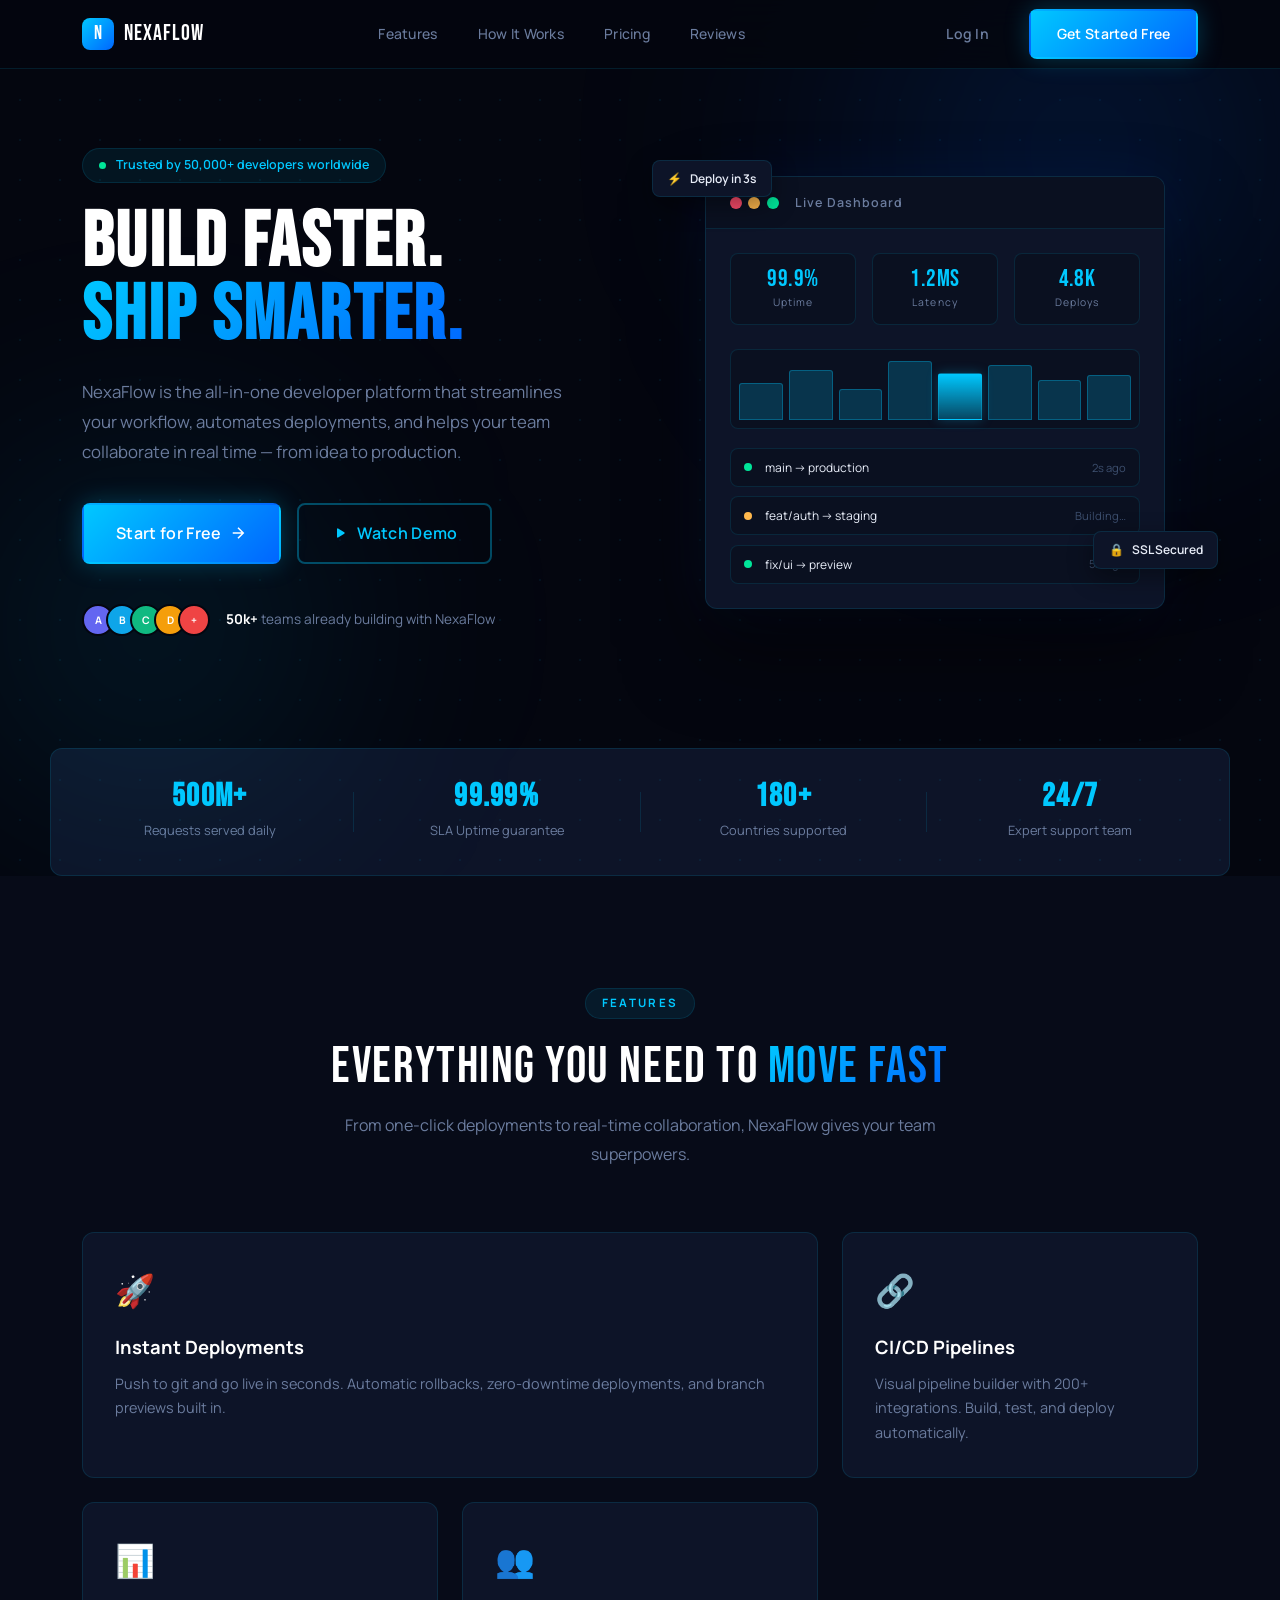
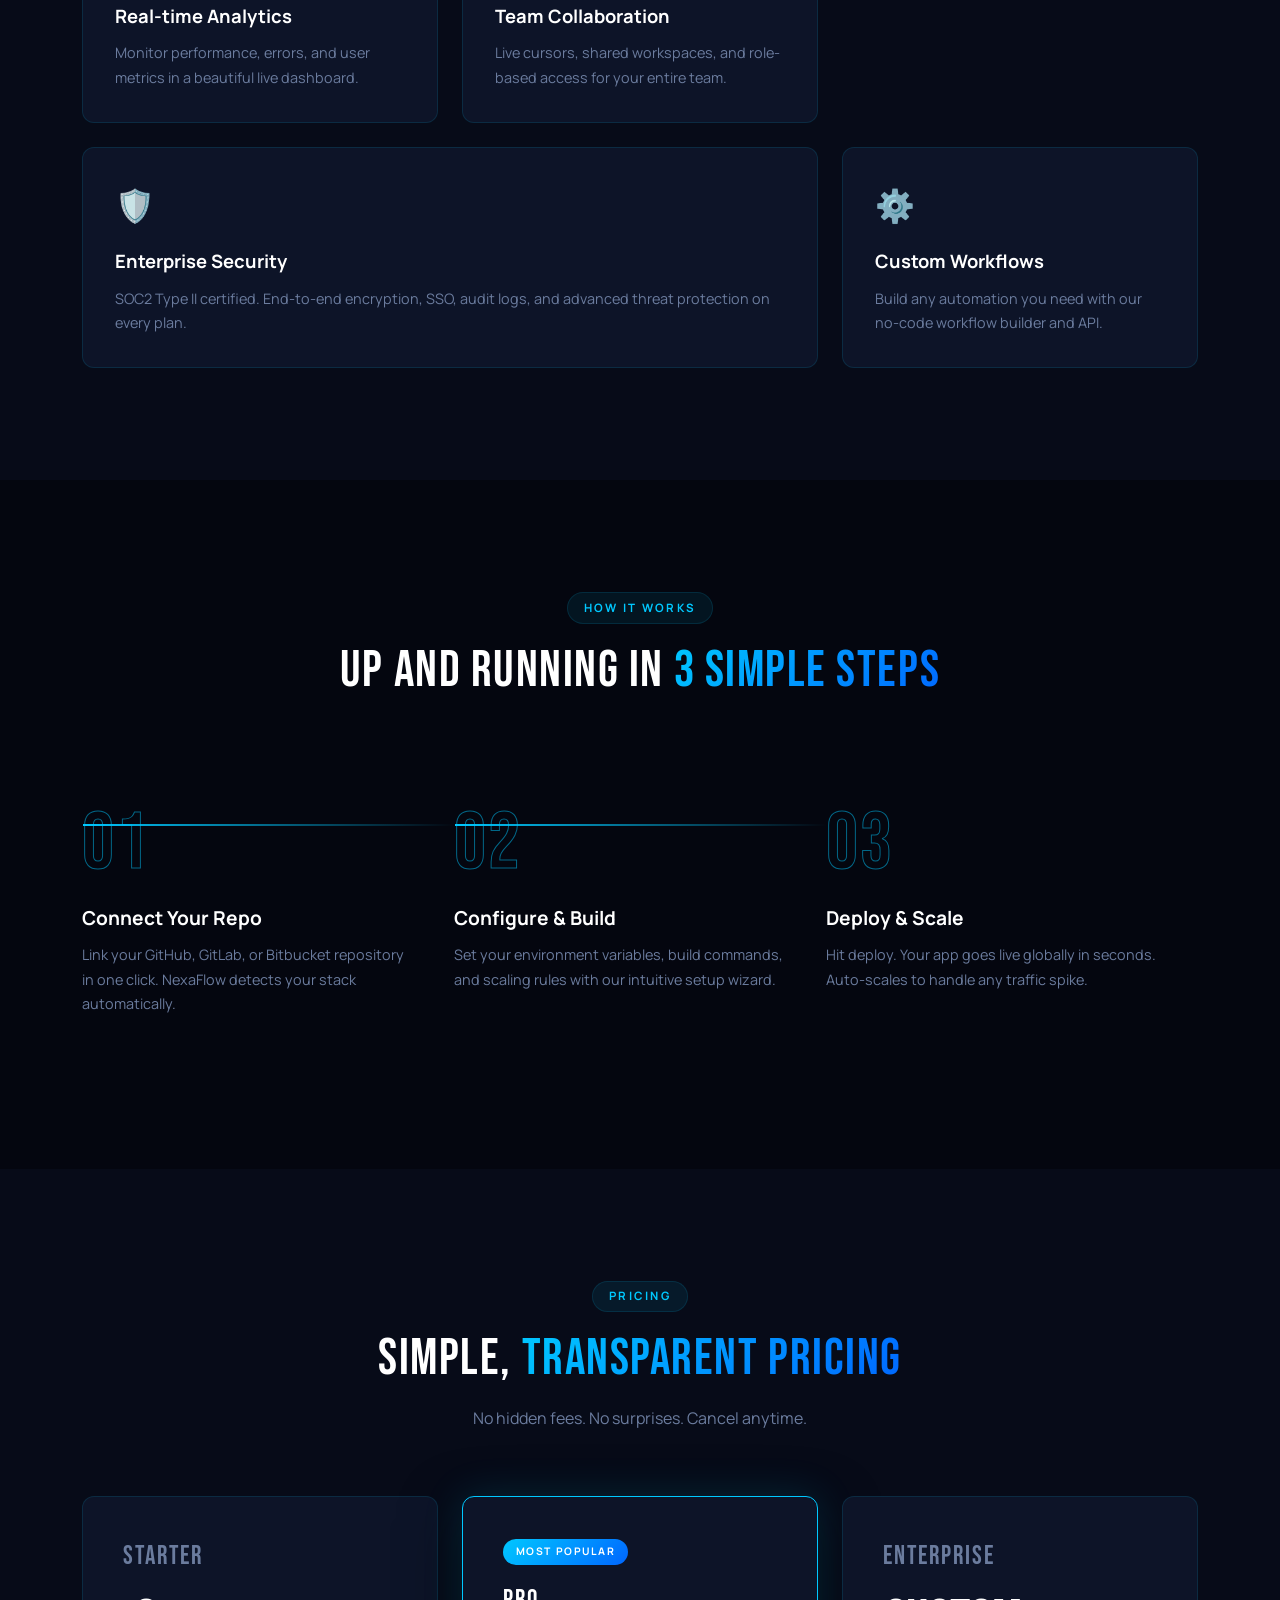
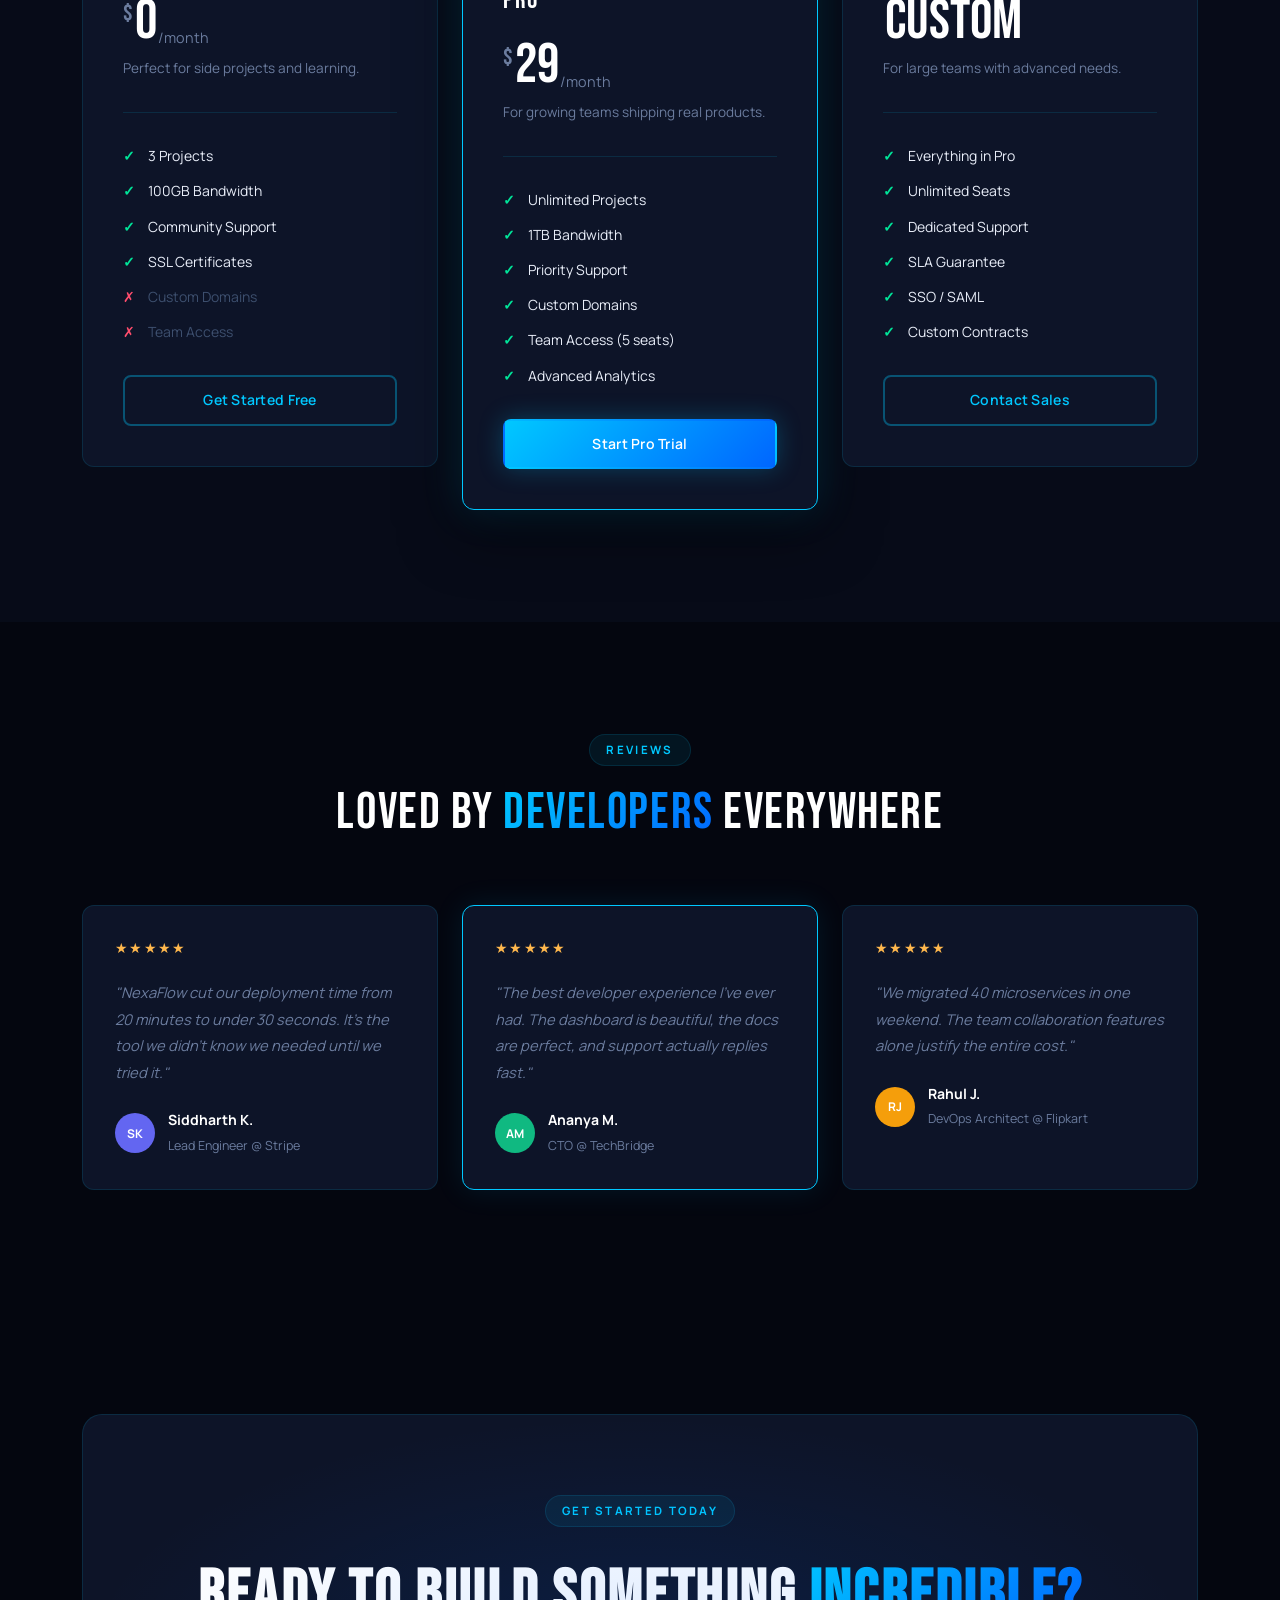
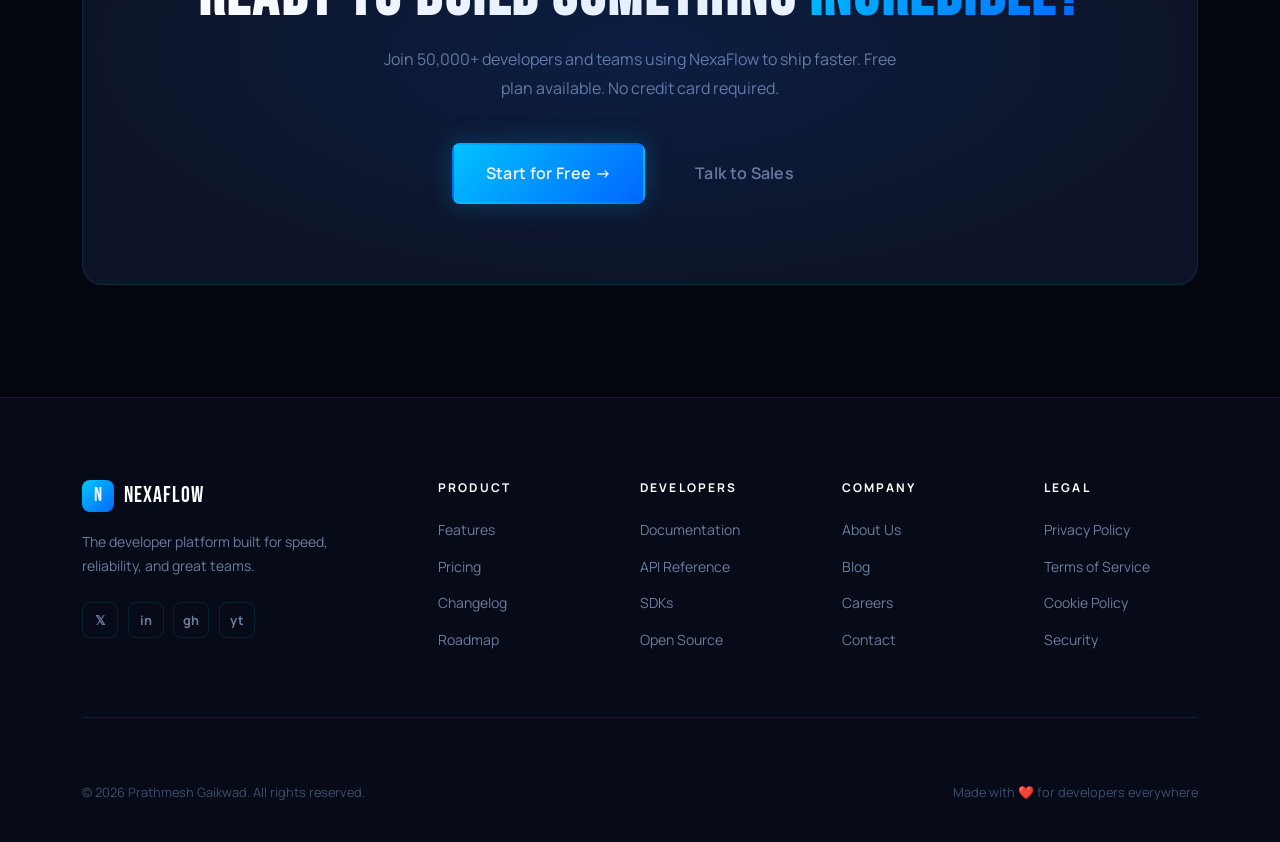
<file: pro2.html>
<!DOCTYPE html>
<html lang="en">
<head>
  <meta charset="UTF-8" />
  <meta name="viewport" content="width=device-width, initial-scale=1.0"/>
  <title>NexaFlow — Build Faster. Ship Smarter.</title>
  <link rel="stylesheet" href="pro2style.css" />
  <link href="https://fonts.googleapis.com/css2?family=Bebas+Neue&family=Manrope:wght@300;400;500;600;700;800&display=swap" rel="stylesheet"/>
</head>
<body>

  <header class="header">
    <nav class="nav container">
      <div class="nav__logo">
        <span class="logo-mark">N</span>
        <span class="logo-text">NexaFlow</span>
      </div>
      <ul class="nav__links">
        <li><a href="#features">Features</a></li>
        <li><a href="#how">How It Works</a></li>
        <li><a href="#pricing">Pricing</a></li>
        <li><a href="#testimonials">Reviews</a></li>
      </ul>
      <div class="nav__actions">
        <a href="#" class="btn btn--ghost">Log In</a>
        <a href="#" class="btn btn--primary">Get Started Free</a>
      </div>
      <button class="nav__hamburger" id="hamburger" aria-label="Menu">
        <span></span><span></span><span></span>
      </button>
    </nav>
  </header>

  <main>

    <section class="hero" id="home">
      <div class="hero__bg-grid"></div>
      <div class="hero__glow hero__glow--1"></div>
      <div class="hero__glow hero__glow--2"></div>

      <div class="container hero__inner">
        <div class="hero__content">
          <div class="hero__badge">
            <span class="badge-dot"></span>
            Trusted by 50,000+ developers worldwide
          </div>
          <h1 class="hero__title">
            Build Faster.<br/>
            <span class="gradient-text">Ship Smarter.</span>
          </h1>
          <p class="hero__subtitle">
            NexaFlow is the all-in-one developer platform that streamlines your workflow,
            automates deployments, and helps your team collaborate in real time — from idea to production.
          </p>
          <div class="hero__cta">
            <a href="#" class="btn btn--primary btn--lg">
              Start for Free
              <svg width="18" height="18" viewBox="0 0 24 24" fill="none" stroke="currentColor" stroke-width="2"><path d="M5 12h14M12 5l7 7-7 7"/></svg>
            </a>
            <a href="#how" class="btn btn--outline btn--lg">
              <svg width="18" height="18" viewBox="0 0 24 24" fill="currentColor"><path d="M8 6.82v10.36c0 .79.87 1.27 1.54.84l8.14-5.18a1 1 0 0 0 0-1.69L9.54 5.98A1 1 0 0 0 8 6.82z"/></svg>
              Watch Demo
            </a>
          </div>
          <div class="hero__social-proof">
            <div class="avatars">
              <div class="avatar" style="background:#6366f1">A</div>
              <div class="avatar" style="background:#0ea5e9">B</div>
              <div class="avatar" style="background:#10b981">C</div>
              <div class="avatar" style="background:#f59e0b">D</div>
              <div class="avatar" style="background:#ef4444">+</div>
            </div>
            <p><strong>50k+</strong> teams already building with NexaFlow</p>
          </div>
        </div>

        <div class="hero__visual">
          <div class="dashboard-card">
            <div class="dashboard-card__header">
              <div class="traffic-lights">
                <span class="tl tl--red"></span>
                <span class="tl tl--yellow"></span>
                <span class="tl tl--green"></span>
              </div>
              <span class="dashboard-card__title">Live Dashboard</span>
            </div>
            <div class="dashboard-card__body">
              <div class="metric-row">
                <div class="metric">
                  <div class="metric__val">99.9%</div>
                  <div class="metric__label">Uptime</div>
                </div>
                <div class="metric">
                  <div class="metric__val">1.2ms</div>
                  <div class="metric__label">Latency</div>
                </div>
                <div class="metric">
                  <div class="metric__val">4.8k</div>
                  <div class="metric__label">Deploys</div>
                </div>
              </div>
              <div class="chart-area">
                <div class="chart-bar" style="--h:60%"></div>
                <div class="chart-bar" style="--h:80%"></div>
                <div class="chart-bar" style="--h:50%"></div>
                <div class="chart-bar" style="--h:95%"></div>
                <div class="chart-bar chart-bar--active" style="--h:75%"></div>
                <div class="chart-bar" style="--h:88%"></div>
                <div class="chart-bar" style="--h:65%"></div>
                <div class="chart-bar" style="--h:72%"></div>
              </div>
              <div class="deploy-list">
                <div class="deploy-item deploy-item--success">
                  <span class="deploy-dot"></span>
                  <span>main → production</span>
                  <span class="deploy-time">2s ago</span>
                </div>
                <div class="deploy-item deploy-item--pending">
                  <span class="deploy-dot"></span>
                  <span>feat/auth → staging</span>
                  <span class="deploy-time">Building…</span>
                </div>
                <div class="deploy-item deploy-item--success">
                  <span class="deploy-dot"></span>
                  <span>fix/ui → preview</span>
                  <span class="deploy-time">5m ago</span>
                </div>
              </div>
            </div>
          </div>
          <!-- floating badges -->
          <div class="float-badge float-badge--1">
            <span>⚡</span> Deploy in 3s
          </div>
          <div class="float-badge float-badge--2">
            <span>🔒</span> SSL Secured
          </div>
        </div>
      </div>

      <!-- stats bar -->
      <div class="stats-bar container">
        <div class="stat-item">
          <strong>500M+</strong>
          <span>Requests served daily</span>
        </div>
        <div class="stat-divider"></div>
        <div class="stat-item">
          <strong>99.99%</strong>
          <span>SLA Uptime guarantee</span>
        </div>
        <div class="stat-divider"></div>
        <div class="stat-item">
          <strong>180+</strong>
          <span>Countries supported</span>
        </div>
        <div class="stat-divider"></div>
        <div class="stat-item">
          <strong>24/7</strong>
          <span>Expert support team</span>
        </div>
      </div>
    </section>

    <section class="features section" id="features">
      <div class="container">
        <div class="section-header">
          <div class="section-tag">Features</div>
          <h2 class="section-title">Everything you need to <span class="gradient-text">move fast</span></h2>
          <p class="section-sub">From one-click deployments to real-time collaboration, NexaFlow gives your team superpowers.</p>
        </div>

        <div class="features-grid">
          <div class="feature-card feature-card--large">
            <div class="feature-card__icon">🚀</div>
            <h3>Instant Deployments</h3>
            <p>Push to git and go live in seconds. Automatic rollbacks, zero-downtime deployments, and branch previews built in.</p>
            <div class="feature-card__glow"></div>
          </div>
          <div class="feature-card">
            <div class="feature-card__icon">🔗</div>
            <h3>CI/CD Pipelines</h3>
            <p>Visual pipeline builder with 200+ integrations. Build, test, and deploy automatically.</p>
            <div class="feature-card__glow"></div>
          </div>
          <div class="feature-card">
            <div class="feature-card__icon">📊</div>
            <h3>Real-time Analytics</h3>
            <p>Monitor performance, errors, and user metrics in a beautiful live dashboard.</p>
            <div class="feature-card__glow"></div>
          </div>
          <div class="feature-card">
            <div class="feature-card__icon">👥</div>
            <h3>Team Collaboration</h3>
            <p>Live cursors, shared workspaces, and role-based access for your entire team.</p>
            <div class="feature-card__glow"></div>
          </div>
          <div class="feature-card feature-card--large">
            <div class="feature-card__icon">🛡️</div>
            <h3>Enterprise Security</h3>
            <p>SOC2 Type II certified. End-to-end encryption, SSO, audit logs, and advanced threat protection on every plan.</p>
            <div class="feature-card__glow"></div>
          </div>
          <div class="feature-card">
            <div class="feature-card__icon">⚙️</div>
            <h3>Custom Workflows</h3>
            <p>Build any automation you need with our no-code workflow builder and API.</p>
            <div class="feature-card__glow"></div>
          </div>
        </div>
      </div>
    </section>

    <section class="how section" id="how">
      <div class="container">
        <div class="section-header">
          <div class="section-tag">How It Works</div>
          <h2 class="section-title">Up and running in <span class="gradient-text">3 simple steps</span></h2>
        </div>

        <div class="steps">
          <div class="step">
            <div class="step__number">01</div>
            <div class="step__content">
              <h3>Connect Your Repo</h3>
              <p>Link your GitHub, GitLab, or Bitbucket repository in one click. NexaFlow detects your stack automatically.</p>
            </div>
            <div class="step__connector"></div>
          </div>
          <div class="step">
            <div class="step__number">02</div>
            <div class="step__content">
              <h3>Configure & Build</h3>
              <p>Set your environment variables, build commands, and scaling rules with our intuitive setup wizard.</p>
            </div>
            <div class="step__connector"></div>
          </div>
          <div class="step">
            <div class="step__number">03</div>
            <div class="step__content">
              <h3>Deploy & Scale</h3>
              <p>Hit deploy. Your app goes live globally in seconds. Auto-scales to handle any traffic spike.</p>
            </div>
          </div>
        </div>
      </div>
    </section>

    <section class="pricing section" id="pricing">
      <div class="container">
        <div class="section-header">
          <div class="section-tag">Pricing</div>
          <h2 class="section-title">Simple, <span class="gradient-text">transparent pricing</span></h2>
          <p class="section-sub">No hidden fees. No surprises. Cancel anytime.</p>
        </div>

        <div class="pricing-grid">
          <div class="pricing-card">
            <div class="pricing-card__plan">Starter</div>
            <div class="pricing-card__price">
              <span class="price-dollar">$</span>0
              <span class="price-period">/month</span>
            </div>
            <p class="pricing-card__desc">Perfect for side projects and learning.</p>
            <ul class="pricing-card__features">
              <li><span class="check">✓</span> 3 Projects</li>
              <li><span class="check">✓</span> 100GB Bandwidth</li>
              <li><span class="check">✓</span> Community Support</li>
              <li><span class="check">✓</span> SSL Certificates</li>
              <li class="disabled"><span>✗</span> Custom Domains</li>
              <li class="disabled"><span>✗</span> Team Access</li>
            </ul>
            <a href="#" class="btn btn--outline btn--full">Get Started Free</a>
          </div>

          <div class="pricing-card pricing-card--featured">
            <div class="pricing-card__badge">Most Popular</div>
            <div class="pricing-card__plan">Pro</div>
            <div class="pricing-card__price">
              <span class="price-dollar">$</span>29
              <span class="price-period">/month</span>
            </div>
            <p class="pricing-card__desc">For growing teams shipping real products.</p>
            <ul class="pricing-card__features">
              <li><span class="check">✓</span> Unlimited Projects</li>
              <li><span class="check">✓</span> 1TB Bandwidth</li>
              <li><span class="check">✓</span> Priority Support</li>
              <li><span class="check">✓</span> Custom Domains</li>
              <li><span class="check">✓</span> Team Access (5 seats)</li>
              <li><span class="check">✓</span> Advanced Analytics</li>
            </ul>
            <a href="#" class="btn btn--primary btn--full">Start Pro Trial</a>
          </div>

          <div class="pricing-card">
            <div class="pricing-card__plan">Enterprise</div>
            <div class="pricing-card__price">
              <span class="price-dollar"></span>Custom
              <span class="price-period"></span>
            </div>
            <p class="pricing-card__desc">For large teams with advanced needs.</p>
            <ul class="pricing-card__features">
              <li><span class="check">✓</span> Everything in Pro</li>
              <li><span class="check">✓</span> Unlimited Seats</li>
              <li><span class="check">✓</span> Dedicated Support</li>
              <li><span class="check">✓</span> SLA Guarantee</li>
              <li><span class="check">✓</span> SSO / SAML</li>
              <li><span class="check">✓</span> Custom Contracts</li>
            </ul>
            <a href="#" class="btn btn--outline btn--full">Contact Sales</a>
          </div>
        </div>
      </div>
    </section>

    <section class="testimonials section" id="testimonials">
      <div class="container">
        <div class="section-header">
          <div class="section-tag">Reviews</div>
          <h2 class="section-title">Loved by <span class="gradient-text">developers</span> everywhere</h2>
        </div>

        <div class="testimonials-grid">
          <div class="testi-card">
            <div class="testi-card__stars">★★★★★</div>
            <p>"NexaFlow cut our deployment time from 20 minutes to under 30 seconds. It's the tool we didn't know we needed until we tried it."</p>
            <div class="testi-card__author">
              <div class="testi-avatar" style="background:#6366f1">SK</div>
              <div>
                <strong>Siddharth K.</strong>
                <span>Lead Engineer @ Stripe</span>
              </div>
            </div>
          </div>

          <div class="testi-card testi-card--highlight">
            <div class="testi-card__stars">★★★★★</div>
            <p>"The best developer experience I've ever had. The dashboard is beautiful, the docs are perfect, and support actually replies fast."</p>
            <div class="testi-card__author">
              <div class="testi-avatar" style="background:#10b981">AM</div>
              <div>
                <strong>Ananya M.</strong>
                <span>CTO @ TechBridge</span>
              </div>
            </div>
          </div>

          <div class="testi-card">
            <div class="testi-card__stars">★★★★★</div>
            <p>"We migrated 40 microservices in one weekend. The team collaboration features alone justify the entire cost."</p>
            <div class="testi-card__author">
              <div class="testi-avatar" style="background:#f59e0b">RJ</div>
              <div>
                <strong>Rahul J.</strong>
                <span>DevOps Architect @ Flipkart</span>
              </div>
            </div>
          </div>
        </div>
      </div>
    </section>

    <section class="cta-section section">
      <div class="container">
        <div class="cta-box">
          <div class="cta-box__glow"></div>
          <div class="section-tag">Get Started Today</div>
          <h2>Ready to build something <span class="gradient-text">incredible?</span></h2>
          <p>Join 50,000+ developers and teams using NexaFlow to ship faster. Free plan available. No credit card required.</p>
          <div class="cta-box__actions">
            <a href="#" class="btn btn--primary btn--lg">Start for Free →</a>
            <a href="#" class="btn btn--ghost btn--lg">Talk to Sales</a>
          </div>
        </div>
      </div>
    </section>

  </main>

 
  <footer class="footer">
    <div class="container">
      <div class="footer__top">
        <div class="footer__brand">
          <div class="nav__logo">
            <span class="logo-mark">N</span>
            <span class="logo-text">NexaFlow</span>
          </div>
          <p>The developer platform built for speed, reliability, and great teams.</p>
          <div class="footer__socials">
            <a href="#" class="social-btn">𝕏</a>
            <a href="#" class="social-btn">in</a>
            <a href="#" class="social-btn">gh</a>
            <a href="#" class="social-btn">yt</a>
          </div>
        </div>

        <div class="footer__links-group">
          <h4>Product</h4>
          <ul>
            <li><a href="#">Features</a></li>
            <li><a href="#">Pricing</a></li>
            <li><a href="#">Changelog</a></li>
            <li><a href="#">Roadmap</a></li>
          </ul>
        </div>

        <div class="footer__links-group">
          <h4>Developers</h4>
          <ul>
            <li><a href="#">Documentation</a></li>
            <li><a href="#">API Reference</a></li>
            <li><a href="#">SDKs</a></li>
            <li><a href="#">Open Source</a></li>
          </ul>
        </div>

        <div class="footer__links-group">
          <h4>Company</h4>
          <ul>
            <li><a href="#">About Us</a></li>
            <li><a href="#">Blog</a></li>
            <li><a href="#">Careers</a></li>
            <li><a href="#">Contact</a></li>
          </ul>
        </div>

        <div class="footer__links-group">
          <h4>Legal</h4>
          <ul>
            <li><a href="#">Privacy Policy</a></li>
            <li><a href="#">Terms of Service</a></li>
            <li><a href="#">Cookie Policy</a></li>
            <li><a href="#">Security</a></li>
          </ul>
        </div>
      </div>

      <div class="footer__bottom">
        <p>© 2026 Prathmesh Gaikwad. All rights reserved.</p>
        <p>Made with ❤️ for developers everywhere</p>
      </div>
    </div>
  </footer>

  <!-- JS for mobile nav toggle -->
  <script>
    const hamburger = document.getElementById('hamburger');
    const navLinks  = document.querySelector('.nav__links');
    hamburger.addEventListener('click', () => {
      navLinks.classList.toggle('nav__links--open');
      hamburger.classList.toggle('active');
    });

    // Scroll reveal
    const revealEls = document.querySelectorAll(
      '.feature-card, .step, .pricing-card, .testi-card, .stat-item'
    );
    const observer = new IntersectionObserver((entries) => {
      entries.forEach((e, i) => {
        if (e.isIntersecting) {
          setTimeout(() => e.target.classList.add('revealed'), i * 80);
          observer.unobserve(e.target);
        }
      });
    }, { threshold: 0.12 });
    revealEls.forEach(el => {
      el.classList.add('hidden-initially');
      observer.observe(el);
    });
  </script>
</body>
</html>
</file>
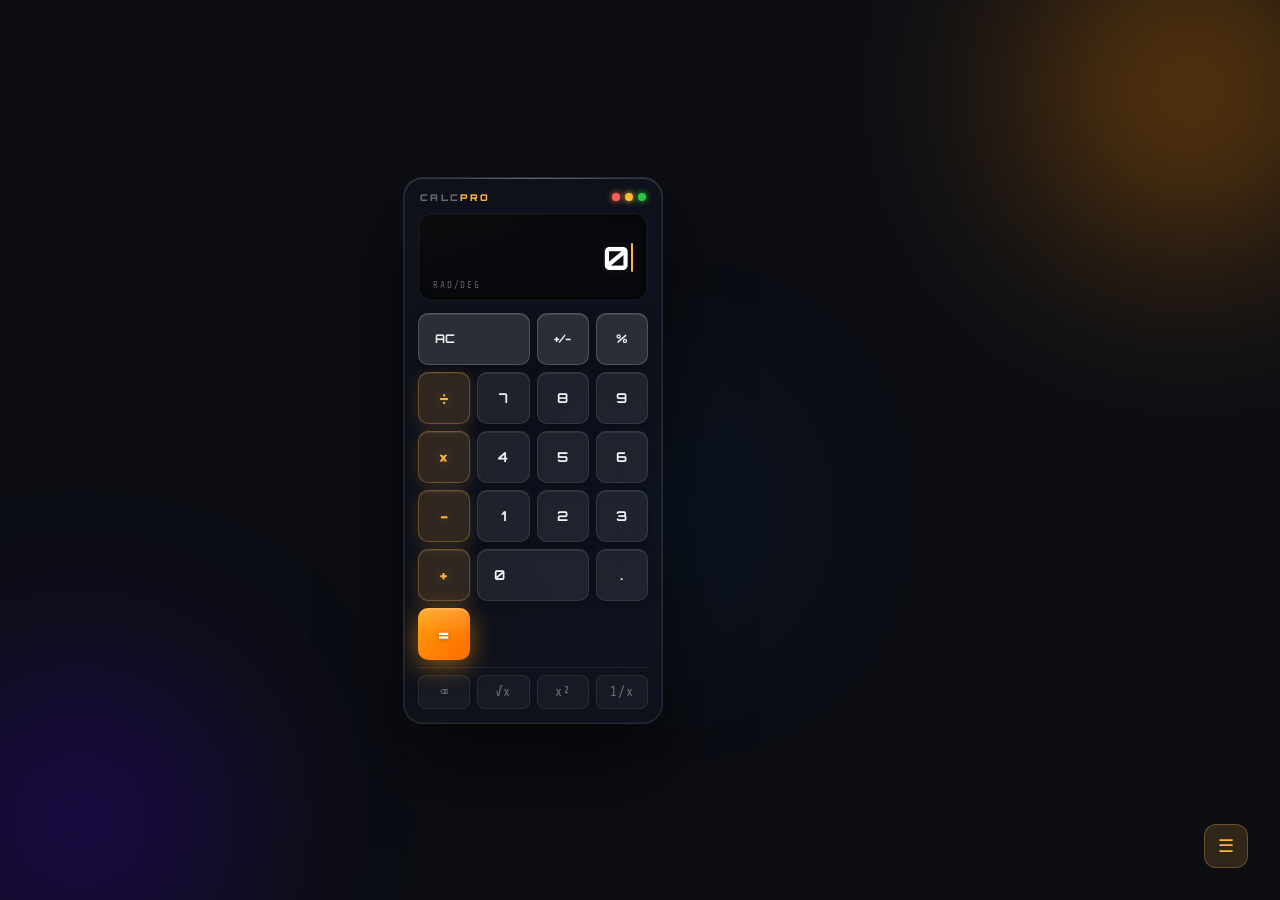
<file: pro3.html>
<!DOCTYPE html>
<html lang="en">
<head>
  <meta charset="UTF-8" />
  <meta name="viewport" content="width=device-width, initial-scale=1.0"/>
  <title>CalcPro — Calculator</title>
  <link rel="stylesheet" href="pro3.css" />
  <link href="https://fonts.googleapis.com/css2?family=Orbitron:wght@400;700;900&family=Share+Tech+Mono&display=swap" rel="stylesheet"/>
</head>
<body>

  <!-- Ambient background orbs -->
  <div class="bg-orb bg-orb--1"></div>
  <div class="bg-orb bg-orb--2"></div>
  <div class="bg-orb bg-orb--3"></div>

  <div class="wrapper">

    <!-- ═══════════ CALCULATOR ═══════════ -->
    <div class="calculator" id="calculator">

      <!-- Header bar -->
      <div class="calc-header">
        <span class="calc-header__brand">CALC<span>PRO</span></span>
        <div class="calc-header__dots">
          <span class="dot dot--red"></span>
          <span class="dot dot--yellow"></span>
          <span class="dot dot--green"></span>
        </div>
      </div>

      <!-- Display -->
      <div class="display" id="display">
        <div class="display__expression" id="expression">&nbsp;</div>
        <div class="display__main">
          <div class="display__result" id="result">0</div>
          <span class="display__cursor" id="cursor"></span>
        </div>
        <div class="display__meta">
          <span class="display__mode">RAD/DEG</span>
          <span class="display__memory" id="memIndicator"></span>
        </div>
      </div>

      <!-- Main Button Grid -->
      <div class="btn-grid">

        <!-- Row 1 -->
        <button class="btn btn--util btn--span2" data-action="clear" id="clearBtn">AC</button>
        <button class="btn btn--util" data-action="sign">+/−</button>
        <button class="btn btn--util" data-action="percent">%</button>
        <button class="btn btn--op"   data-action="operator" data-value="÷">÷</button>

        <!-- Row 2 -->
        <button class="btn btn--num" data-action="number" data-value="7">7</button>
        <button class="btn btn--num" data-action="number" data-value="8">8</button>
        <button class="btn btn--num" data-action="number" data-value="9">9</button>
        <button class="btn btn--op"  data-action="operator" data-value="×">×</button>

        <!-- Row 3 -->
        <button class="btn btn--num" data-action="number" data-value="4">4</button>
        <button class="btn btn--num" data-action="number" data-value="5">5</button>
        <button class="btn btn--num" data-action="number" data-value="6">6</button>
        <button class="btn btn--op"  data-action="operator" data-value="−">−</button>

        <!-- Row 4 -->
        <button class="btn btn--num" data-action="number" data-value="1">1</button>
        <button class="btn btn--num" data-action="number" data-value="2">2</button>
        <button class="btn btn--num" data-action="number" data-value="3">3</button>
        <button class="btn btn--op"  data-action="operator" data-value="+">+</button>

        <!-- Row 5 -->
        <button class="btn btn--num btn--span2" data-action="number" data-value="0">0</button>
        <button class="btn btn--num" data-action="decimal">.</button>
        <button class="btn btn--equal" data-action="equals">=</button>

      </div>

      <!-- Advanced Row -->
      <div class="btn-grid-adv">
        <button class="btn btn--adv" data-action="backspace" title="Backspace">⌫</button>
        <button class="btn btn--adv" data-action="sqrt"      title="Square Root">√x</button>
        <button class="btn btn--adv" data-action="square"    title="x Squared">x²</button>
        <button class="btn btn--adv" data-action="inverse"   title="1 over x">1/x</button>
      </div>

    </div>

    <!-- History Panel -->
    <div class="history-panel" id="historyPanel">
      <div class="history-panel__hd">
        <span>History</span>
        <button id="clearHistory" class="history-clear">✕ Clear</button>
      </div>
      <ul class="history-list" id="historyList">
        <li class="history-empty">No calculations yet…</li>
      </ul>
    </div>

  </div>

  <!-- History toggle -->
  <button class="history-toggle" id="historyToggle" title="History">
    ☰
  </button>

  <script src="pro3.js"></script>
</body>
</html>
</file>
<file: pro2style.css>
*, *::before, *::after {
  box-sizing: border-box;
  margin: 0;
  padding: 0;
}

:root {
  /* Colors */
  --bg-deep:      #04060f;
  --bg-dark:      #070b18;
  --bg-card:      #0d1428;
  --bg-card2:     #0a1020;
  --border:       rgba(0, 200, 255, 0.12);
  --border-hover: rgba(0, 200, 255, 0.35);
  --cyan:         #00c8ff;
  --cyan-dim:     rgba(0, 200, 255, 0.08);
  --cyan-glow:    rgba(0, 200, 255, 0.25);
  --blue:         #0066ff;
  --indigo:       #4f46e5;
  --text-primary: #e8edf8;
  --text-muted:   #6b7c9e;
  --text-dim:     #3d4f6e;
  --white:        #ffffff;
  --success:      #00e599;
  --warning:      #ffb84d;
  --danger:       #ff4d6d;

  /* Spacing */
  --section-gap: 7rem;
  --container:   1180px;

  /* Typography */
  --font-display: 'Bebas Neue', sans-serif;
  --font-body:    'Manrope', sans-serif;
  --radius:       12px;
  --radius-sm:    8px;
}

html { scroll-behavior: smooth; }

body {
  background-color: var(--bg-deep);
  color: var(--text-primary);
  font-family: var(--font-body);
  font-size: 16px;
  line-height: 1.6;
  overflow-x: hidden;
}

a { text-decoration: none; color: inherit; }
ul { list-style: none; }
img { max-width: 100%; display: block; }

/* ── SCROLLBAR ── */
::-webkit-scrollbar { width: 6px; }
::-webkit-scrollbar-track { background: var(--bg-dark); }
::-webkit-scrollbar-thumb { background: var(--cyan); border-radius: 3px; }

/* ── CONTAINER ── */
.container {
  max-width: var(--container);
  margin: 0 auto;
  padding: 0 2rem;
}

/* ── SECTION SPACING ── */
.section { padding: var(--section-gap) 0; }

/* ── BUTTONS ── */
.btn {
  display: inline-flex;
  align-items: center;
  gap: 0.5rem;
  padding: 0.75rem 1.6rem;
  border-radius: var(--radius-sm);
  font-family: var(--font-body);
  font-size: 0.875rem;
  font-weight: 600;
  letter-spacing: 0.02em;
  cursor: pointer;
  border: 2px solid transparent;
  transition: all 0.25s ease;
  white-space: nowrap;
}
.btn--lg { padding: 1rem 2rem; font-size: 1rem; }
.btn--full { width: 100%; justify-content: center; }

.btn--primary {
  background: linear-gradient(135deg, var(--cyan), var(--blue));
  color: var(--white);
  border-color: transparent;
  box-shadow: 0 0 24px var(--cyan-glow);
}
.btn--primary:hover {
  box-shadow: 0 0 40px var(--cyan-glow), 0 0 80px rgba(0,200,255,0.15);
  transform: translateY(-2px);
}

.btn--ghost {
  background: transparent;
  color: var(--text-muted);
  border-color: transparent;
}
.btn--ghost:hover { color: var(--cyan); }

.btn--outline {
  background: transparent;
  color: var(--cyan);
  border-color: var(--border-hover);
}
.btn--outline:hover {
  background: var(--cyan-dim);
  border-color: var(--cyan);
}

/* ── GRADIENT TEXT ── */
.gradient-text {
  background: linear-gradient(135deg, var(--cyan), var(--blue));
  -webkit-background-clip: text;
  -webkit-text-fill-color: transparent;
  background-clip: text;
}

/* ── SECTION HEADER ── */
.section-header {
  text-align: center;
  max-width: 680px;
  margin: 0 auto 4rem;
}
.section-tag {
  display: inline-block;
  background: var(--cyan-dim);
  border: 1px solid var(--border);
  color: var(--cyan);
  font-size: 0.72rem;
  font-weight: 700;
  letter-spacing: 0.2em;
  text-transform: uppercase;
  padding: 0.35rem 1rem;
  border-radius: 100px;
  margin-bottom: 1.2rem;
}
.section-title {
  font-family: var(--font-display);
  font-size: clamp(2.2rem, 4vw, 3.2rem);
  font-weight: 400;
  letter-spacing: 0.03em;
  line-height: 1.1;
  color: var(--white);
  margin-bottom: 1rem;
}
.section-sub {
  color: var(--text-muted);
  font-size: 1rem;
  font-weight: 400;
  line-height: 1.8;
}

/* ── SCROLL REVEAL ── */
.hidden-initially {
  opacity: 0;
  transform: translateY(30px);
  transition: opacity 0.7s ease, transform 0.7s ease;
}
.revealed {
  opacity: 1 !important;
  transform: none !important;
}

/* ════════════════════════════════════════════
   HEADER
════════════════════════════════════════════ */
.header {
  position: fixed;
  top: 0; left: 0; right: 0;
  z-index: 999;
  background: rgba(4, 6, 15, 0.85);
  backdrop-filter: blur(20px);
  border-bottom: 1px solid var(--border);
}

.nav {
  display: flex;
  align-items: center;
  justify-content: space-between;
  height: 68px;
  gap: 2rem;
}

.nav__logo {
  display: flex;
  align-items: center;
  gap: 0.6rem;
  flex-shrink: 0;
}
.logo-mark {
  width: 32px; height: 32px;
  background: linear-gradient(135deg, var(--cyan), var(--blue));
  border-radius: 8px;
  display: flex; align-items: center; justify-content: center;
  font-family: var(--font-display);
  font-size: 1.2rem;
  color: var(--white);
}
.logo-text {
  font-family: var(--font-display);
  font-size: 1.4rem;
  letter-spacing: 0.05em;
  color: var(--white);
}

.nav__links {
  display: flex;
  align-items: center;
  gap: 2.5rem;
  flex: 1;
  justify-content: center;
}
.nav__links a {
  color: var(--text-muted);
  font-size: 0.875rem;
  font-weight: 500;
  letter-spacing: 0.02em;
  transition: color 0.2s;
  position: relative;
}
.nav__links a::after {
  content: '';
  position: absolute;
  bottom: -4px; left: 0;
  width: 0; height: 2px;
  background: var(--cyan);
  transition: width 0.3s;
  border-radius: 2px;
}
.nav__links a:hover { color: var(--cyan); }
.nav__links a:hover::after { width: 100%; }

.nav__actions {
  display: flex;
  align-items: center;
  gap: 0.8rem;
  flex-shrink: 0;
}

.nav__hamburger {
  display: none;
  flex-direction: column;
  gap: 5px;
  background: none;
  border: none;
  cursor: pointer;
  padding: 4px;
}
.nav__hamburger span {
  display: block;
  width: 24px; height: 2px;
  background: var(--text-muted);
  border-radius: 2px;
  transition: all 0.3s;
}

/* ════════════════════════════════════════════
   HERO
════════════════════════════════════════════ */
.hero {
  position: relative;
  padding-top: 68px;
  overflow: hidden;
}

/* dot grid background */
.hero__bg-grid {
  position: absolute;
  inset: 0;
  background-image: radial-gradient(circle, rgba(0,200,255,0.12) 1px, transparent 1px);
  background-size: 40px 40px;
  opacity: 0.5;
  pointer-events: none;
}

/* radial glows */
.hero__glow {
  position: absolute;
  border-radius: 50%;
  pointer-events: none;
  filter: blur(120px);
}
.hero__glow--1 {
  width: 700px; height: 700px;
  background: radial-gradient(circle, rgba(0,102,255,0.2) 0%, transparent 70%);
  top: -200px; right: -150px;
}
.hero__glow--2 {
  width: 500px; height: 500px;
  background: radial-gradient(circle, rgba(0,200,255,0.15) 0%, transparent 70%);
  bottom: 0; left: -100px;
}

.hero__inner {
  display: grid;
  grid-template-columns: 1fr 1fr;
  gap: 4rem;
  align-items: center;
  padding-top: 5rem;
  padding-bottom: 3rem;
}

/* Hero content */
.hero__badge {
  display: inline-flex;
  align-items: center;
  gap: 0.6rem;
  background: var(--cyan-dim);
  border: 1px solid var(--border);
  color: var(--cyan);
  font-size: 0.78rem;
  font-weight: 600;
  padding: 0.4rem 1rem;
  border-radius: 100px;
  margin-bottom: 1.5rem;
  animation: fadeUp 0.8s 0.1s ease both;
}
.badge-dot {
  width: 7px; height: 7px;
  background: var(--success);
  border-radius: 50%;
  animation: pulse 2s infinite;
}
@keyframes pulse {
  0%, 100% { opacity: 1; transform: scale(1); }
  50%       { opacity: 0.6; transform: scale(1.3); }
}

.hero__title {
  font-family: var(--font-display);
  font-size: clamp(3.5rem, 6vw, 6rem);
  line-height: 0.95;
  letter-spacing: 0.03em;
  color: var(--white);
  margin-bottom: 1.5rem;
  animation: fadeUp 0.8s 0.3s ease both;
}

.hero__subtitle {
  color: var(--text-muted);
  font-size: 1.05rem;
  line-height: 1.8;
  max-width: 500px;
  margin-bottom: 2.2rem;
  animation: fadeUp 0.8s 0.5s ease both;
}

.hero__cta {
  display: flex;
  flex-wrap: wrap;
  gap: 1rem;
  margin-bottom: 2.5rem;
  animation: fadeUp 0.8s 0.7s ease both;
}

.hero__social-proof {
  display: flex;
  align-items: center;
  gap: 1rem;
  animation: fadeUp 0.8s 0.9s ease both;
}
.hero__social-proof p {
  color: var(--text-muted);
  font-size: 0.85rem;
}
.hero__social-proof strong { color: var(--white); }

.avatars {
  display: flex;
}
.avatar {
  width: 32px; height: 32px;
  border-radius: 50%;
  border: 2px solid var(--bg-deep);
  margin-left: -8px;
  display: flex; align-items: center; justify-content: center;
  font-size: 0.65rem;
  font-weight: 700;
  color: var(--white);
}
.avatars .avatar:first-child { margin-left: 0; }

/* Dashboard card */
.hero__visual {
  position: relative;
  display: flex;
  justify-content: center;
  animation: fadeUp 0.8s 0.4s ease both;
}

.dashboard-card {
  background: var(--bg-card);
  border: 1px solid var(--border);
  border-radius: var(--radius);
  width: 100%;
  max-width: 460px;
  overflow: hidden;
  box-shadow: 0 40px 80px rgba(0,0,0,0.5), 0 0 60px rgba(0,102,255,0.1);
}
.dashboard-card__header {
  display: flex;
  align-items: center;
  gap: 1rem;
  padding: 1rem 1.5rem;
  background: var(--bg-card2);
  border-bottom: 1px solid var(--border);
}
.traffic-lights { display: flex; gap: 0.4rem; }
.tl {
  width: 12px; height: 12px;
  border-radius: 50%;
}
.tl--red    { background: var(--danger); }
.tl--yellow { background: var(--warning); }
.tl--green  { background: var(--success); }
.dashboard-card__title {
  font-size: 0.78rem;
  font-weight: 600;
  color: var(--text-muted);
  letter-spacing: 0.08em;
}

.dashboard-card__body { padding: 1.5rem; }

.metric-row {
  display: grid;
  grid-template-columns: repeat(3, 1fr);
  gap: 1rem;
  margin-bottom: 1.5rem;
}
.metric {
  background: var(--bg-card2);
  border: 1px solid var(--border);
  border-radius: var(--radius-sm);
  padding: 0.8rem 1rem;
  text-align: center;
}
.metric__val {
  font-family: var(--font-display);
  font-size: 1.5rem;
  color: var(--cyan);
  letter-spacing: 0.02em;
  line-height: 1;
  margin-bottom: 0.2rem;
}
.metric__label { font-size: 0.65rem; color: var(--text-muted); letter-spacing: 0.1em; }

.chart-area {
  display: flex;
  align-items: flex-end;
  gap: 6px;
  height: 80px;
  padding: 0.5rem;
  background: var(--bg-card2);
  border: 1px solid var(--border);
  border-radius: var(--radius-sm);
  margin-bottom: 1.2rem;
}
.chart-bar {
  flex: 1;
  height: var(--h, 50%);
  background: rgba(0,200,255,0.2);
  border-radius: 3px 3px 0 0;
  border: 1px solid rgba(0,200,255,0.3);
  transition: height 0.5s ease;
}
.chart-bar--active {
  background: linear-gradient(180deg, var(--cyan) 0%, rgba(0,200,255,0.3) 100%);
  box-shadow: 0 0 12px var(--cyan-glow);
}

.deploy-list { display: flex; flex-direction: column; gap: 0.6rem; }
.deploy-item {
  display: flex;
  align-items: center;
  gap: 0.8rem;
  font-size: 0.75rem;
  padding: 0.55rem 0.8rem;
  border-radius: var(--radius-sm);
  background: var(--bg-card2);
  border: 1px solid var(--border);
}
.deploy-dot {
  width: 8px; height: 8px;
  border-radius: 50%;
  flex-shrink: 0;
}
.deploy-item--success .deploy-dot { background: var(--success); }
.deploy-item--pending .deploy-dot  { background: var(--warning); animation: pulse 1.5s infinite; }
.deploy-time { margin-left: auto; color: var(--text-dim); font-size: 0.7rem; }

/* floating badges */
.float-badge {
  position: absolute;
  display: flex;
  align-items: center;
  gap: 0.5rem;
  background: var(--bg-card);
  border: 1px solid var(--border);
  border-radius: var(--radius-sm);
  padding: 0.5rem 0.9rem;
  font-size: 0.75rem;
  font-weight: 600;
  color: var(--text-primary);
  box-shadow: 0 8px 24px rgba(0,0,0,0.4);
}
.float-badge--1 {
  top: -16px; left: -20px;
  animation: floatY 3s ease-in-out infinite;
}
.float-badge--2 {
  bottom: 40px; right: -20px;
  animation: floatY 3s ease-in-out infinite 1.5s;
}
@keyframes floatY {
  0%, 100% { transform: translateY(0); }
  50%       { transform: translateY(-8px); }
}

/* Stats Bar */
.stats-bar {
  display: flex;
  justify-content: space-between;
  align-items: center;
  padding: 2rem;
  background: var(--bg-card);
  border: 1px solid var(--border);
  border-radius: var(--radius);
  margin-bottom: 0;
  margin-top: 4rem;
  margin-bottom: 0;
}
.stat-item { text-align: center; flex: 1; }
.stat-item strong {
  display: block;
  font-family: var(--font-display);
  font-size: 2rem;
  letter-spacing: 0.04em;
  color: var(--cyan);
  line-height: 1;
  margin-bottom: 0.25rem;
}
.stat-item span { font-size: 0.8rem; color: var(--text-muted); }
.stat-divider {
  width: 1px;
  height: 40px;
  background: var(--border);
  margin: 0 1rem;
  flex-shrink: 0;
}

/* ════════════════════════════════════════════
   FEATURES
════════════════════════════════════════════ */
.features { background: var(--bg-dark); }

.features-grid {
  display: grid;
  grid-template-columns: repeat(3, 1fr);
  grid-template-rows: auto auto;
  gap: 1.5rem;
}
.feature-card--large { grid-column: span 2; }

.feature-card {
  background: var(--bg-card);
  border: 1px solid var(--border);
  border-radius: var(--radius);
  padding: 2rem;
  position: relative;
  overflow: hidden;
  transition: border-color 0.3s, transform 0.3s, box-shadow 0.3s;
}
.feature-card:hover {
  border-color: var(--border-hover);
  transform: translateY(-4px);
  box-shadow: 0 20px 60px rgba(0,0,0,0.4), 0 0 30px rgba(0,200,255,0.06);
}
.feature-card__glow {
  position: absolute;
  top: -60px; right: -60px;
  width: 180px; height: 180px;
  background: radial-gradient(circle, rgba(0,200,255,0.1) 0%, transparent 70%);
  pointer-events: none;
  opacity: 0;
  transition: opacity 0.4s;
}
.feature-card:hover .feature-card__glow { opacity: 1; }

.feature-card__icon {
  font-size: 2rem;
  margin-bottom: 1rem;
}
.feature-card h3 {
  font-size: 1.15rem;
  font-weight: 700;
  color: var(--white);
  margin-bottom: 0.6rem;
}
.feature-card p {
  color: var(--text-muted);
  font-size: 0.9rem;
  line-height: 1.7;
}

/* ════════════════════════════════════════════
   HOW IT WORKS
════════════════════════════════════════════ */
.how { background: var(--bg-deep); }

.steps {
  display: grid;
  grid-template-columns: repeat(3, 1fr);
  gap: 0;
  position: relative;
}
.step {
  position: relative;
  padding: 2.5rem 2.5rem 2.5rem 0;
  display: flex;
  flex-direction: column;
  gap: 1.2rem;
}
.step:not(:last-child) .step__connector {
  position: absolute;
  top: 3.8rem;
  right: -1px;
  width: 100%;
  height: 2px;
  background: linear-gradient(90deg, var(--cyan) 0%, transparent 100%);
  z-index: 0;
}

.step__number {
  font-family: var(--font-display);
  font-size: 5rem;
  line-height: 1;
  letter-spacing: 0.03em;
  color: transparent;
  -webkit-text-stroke: 1px var(--cyan);
  opacity: 0.5;
  display: inline-block;
}
.step__content h3 {
  font-size: 1.2rem;
  font-weight: 700;
  color: var(--white);
  margin-bottom: 0.6rem;
}
.step__content p {
  color: var(--text-muted);
  font-size: 0.9rem;
  line-height: 1.7;
}

/* ════════════════════════════════════════════
   PRICING
════════════════════════════════════════════ */
.pricing { background: var(--bg-dark); }

.pricing-grid {
  display: grid;
  grid-template-columns: repeat(3, 1fr);
  gap: 1.5rem;
  align-items: start;
}

.pricing-card {
  background: var(--bg-card);
  border: 1px solid var(--border);
  border-radius: var(--radius);
  padding: 2.5rem;
  position: relative;
  transition: transform 0.3s, box-shadow 0.3s;
}
.pricing-card:hover { transform: translateY(-4px); }

.pricing-card--featured {
  border-color: var(--cyan);
  box-shadow: 0 0 40px rgba(0,200,255,0.15), 0 20px 60px rgba(0,0,0,0.5);
  transform: scale(1.03);
}
.pricing-card--featured:hover { transform: scale(1.03) translateY(-4px); }

.pricing-card__badge {
  display: inline-block;
  background: linear-gradient(135deg, var(--cyan), var(--blue));
  color: var(--white);
  font-size: 0.65rem;
  font-weight: 700;
  letter-spacing: 0.15em;
  text-transform: uppercase;
  padding: 0.3rem 0.8rem;
  border-radius: 100px;
  margin-bottom: 1rem;
}

.pricing-card__plan {
  font-family: var(--font-display);
  font-size: 1.6rem;
  letter-spacing: 0.08em;
  color: var(--text-muted);
  margin-bottom: 1rem;
}
.pricing-card--featured .pricing-card__plan { color: var(--white); }

.pricing-card__price {
  font-family: var(--font-display);
  font-size: 3.5rem;
  color: var(--white);
  line-height: 1;
  margin-bottom: 0.5rem;
  display: flex;
  align-items: flex-start;
  gap: 0.1rem;
}
.price-dollar {
  font-size: 1.5rem;
  margin-top: 0.5rem;
  color: var(--text-muted);
}
.price-period {
  font-family: var(--font-body);
  font-size: 0.9rem;
  font-weight: 400;
  color: var(--text-muted);
  align-self: flex-end;
  margin-bottom: 0.3rem;
}

.pricing-card__desc {
  color: var(--text-muted);
  font-size: 0.85rem;
  margin-bottom: 2rem;
  padding-bottom: 2rem;
  border-bottom: 1px solid var(--border);
}

.pricing-card__features { display: flex; flex-direction: column; gap: 0.8rem; margin-bottom: 2rem; }
.pricing-card__features li {
  display: flex;
  align-items: center;
  gap: 0.8rem;
  font-size: 0.875rem;
  color: var(--text-primary);
}
.pricing-card__features li.disabled { color: var(--text-dim); }
.check { color: var(--success); font-weight: 700; }
.pricing-card__features li.disabled span { color: var(--danger); }

/* ════════════════════════════════════════════
   TESTIMONIALS
════════════════════════════════════════════ */
.testimonials { background: var(--bg-deep); }

.testimonials-grid {
  display: grid;
  grid-template-columns: repeat(3, 1fr);
  gap: 1.5rem;
}

.testi-card {
  background: var(--bg-card);
  border: 1px solid var(--border);
  border-radius: var(--radius);
  padding: 2rem;
  transition: border-color 0.3s, transform 0.3s;
}
.testi-card:hover { border-color: var(--border-hover); transform: translateY(-4px); }

.testi-card--highlight {
  border-color: var(--cyan);
  box-shadow: 0 0 30px rgba(0,200,255,0.1);
}

.testi-card__stars {
  color: var(--warning);
  font-size: 0.85rem;
  letter-spacing: 0.1em;
  margin-bottom: 1.2rem;
}
.testi-card p {
  color: var(--text-muted);
  font-size: 0.92rem;
  line-height: 1.8;
  font-style: italic;
  margin-bottom: 1.5rem;
}
.testi-card__author {
  display: flex;
  align-items: center;
  gap: 0.8rem;
}
.testi-avatar {
  width: 40px; height: 40px;
  border-radius: 50%;
  display: flex; align-items: center; justify-content: center;
  font-size: 0.75rem;
  font-weight: 700;
  color: var(--white);
  flex-shrink: 0;
}
.testi-card__author strong { display: block; font-size: 0.875rem; color: var(--white); }
.testi-card__author span  { font-size: 0.78rem; color: var(--text-muted); }

/* ════════════════════════════════════════════
   CTA SECTION
════════════════════════════════════════════ */
.cta-section { padding-bottom: var(--section-gap); }

.cta-box {
  background: var(--bg-card);
  border: 1px solid var(--border);
  border-radius: 20px;
  padding: 5rem 3rem;
  text-align: center;
  position: relative;
  overflow: hidden;
}
.cta-box__glow {
  position: absolute;
  inset: 0;
  background: radial-gradient(ellipse at center, rgba(0,102,255,0.12) 0%, transparent 70%);
  pointer-events: none;
}
.cta-box h2 {
  font-family: var(--font-display);
  font-size: clamp(2.5rem, 5vw, 4rem);
  letter-spacing: 0.04em;
  color: var(--white);
  margin: 1rem 0;
  line-height: 1.05;
}
.cta-box p {
  color: var(--text-muted);
  font-size: 1rem;
  max-width: 520px;
  margin: 0 auto 2.5rem;
  line-height: 1.8;
}
.cta-box__actions {
  display: flex;
  gap: 1rem;
  justify-content: center;
  flex-wrap: wrap;
}

/* ════════════════════════════════════════════
   FOOTER
════════════════════════════════════════════ */
.footer {
  background: var(--bg-dark);
  border-top: 1px solid var(--border);
  padding: 5rem 0 2.5rem;
}

.footer__top {
  display: grid;
  grid-template-columns: 2fr 1fr 1fr 1fr 1fr;
  gap: 3rem;
  margin-bottom: 4rem;
  padding-bottom: 4rem;
  border-bottom: 1px solid var(--border);
}

.footer__brand .nav__logo { margin-bottom: 1rem; }
.footer__brand p {
  color: var(--text-muted);
  font-size: 0.875rem;
  line-height: 1.7;
  max-width: 260px;
  margin-bottom: 1.5rem;
}

.footer__socials { display: flex; gap: 0.6rem; }
.social-btn {
  width: 36px; height: 36px;
  border: 1px solid var(--border);
  border-radius: var(--radius-sm);
  display: flex; align-items: center; justify-content: center;
  color: var(--text-muted);
  font-size: 0.8rem;
  font-weight: 700;
  transition: border-color 0.2s, color 0.2s, background 0.2s;
}
.social-btn:hover {
  border-color: var(--cyan);
  color: var(--cyan);
  background: var(--cyan-dim);
}

.footer__links-group h4 {
  font-size: 0.75rem;
  font-weight: 700;
  letter-spacing: 0.18em;
  text-transform: uppercase;
  color: var(--white);
  margin-bottom: 1.2rem;
}
.footer__links-group ul { display: flex; flex-direction: column; gap: 0.7rem; }
.footer__links-group a {
  color: var(--text-muted);
  font-size: 0.875rem;
  transition: color 0.2s;
}
.footer__links-group a:hover { color: var(--cyan); }

.footer__bottom {
  display: flex;
  justify-content: space-between;
  align-items: center;
  flex-wrap: wrap;
  gap: 1rem;
}
.footer__bottom p {
  color: var(--text-dim);
  font-size: 0.8rem;
}

/* ════════════════════════════════════════════
   ANIMATIONS
════════════════════════════════════════════ */
@keyframes fadeUp {
  from { opacity: 0; transform: translateY(24px); }
  to   { opacity: 1; transform: translateY(0); }
}

/* ════════════════════════════════════════════
   RESPONSIVE
════════════════════════════════════════════ */
@media (max-width: 1024px) {
  .features-grid        { grid-template-columns: repeat(2, 1fr); }
  .feature-card--large  { grid-column: span 2; }
  .footer__top          { grid-template-columns: 1fr 1fr; row-gap: 2.5rem; }
  .footer__brand        { grid-column: span 2; }
}

@media (max-width: 900px) {
  :root { --section-gap: 5rem; }

  .hero__inner   { grid-template-columns: 1fr; }
  .hero__visual  { order: -1; }
  .steps         { grid-template-columns: 1fr; }
  .step          { padding: 0 0 2rem 0; border-bottom: 1px solid var(--border); }
  .step__connector { display: none; }
  .pricing-grid  { grid-template-columns: 1fr; }
  .pricing-card--featured { transform: none; }
  .testimonials-grid { grid-template-columns: 1fr; }
  .stats-bar { flex-wrap: wrap; gap: 1.5rem; }
  .stat-divider { display: none; }
}

@media (max-width: 768px) {
  .nav__links, .nav__actions .btn--ghost { display: none; }
  .nav__hamburger { display: flex; }
  .nav__links--open {
    display: flex;
    flex-direction: column;
    position: absolute;
    top: 68px; left: 0; right: 0;
    background: var(--bg-dark);
    border-bottom: 1px solid var(--border);
    padding: 1.5rem 2rem;
    gap: 1.5rem;
    z-index: 999;
  }
  .hero__title { font-size: 3.5rem; }
  .features-grid { grid-template-columns: 1fr; }
  .feature-card--large { grid-column: span 1; }
  .footer__top { grid-template-columns: 1fr; }
  .footer__brand { grid-column: span 1; }
  .footer__bottom { flex-direction: column; text-align: center; }
  .cta-box { padding: 3rem 1.5rem; }
  .float-badge--1, .float-badge--2 { display: none; }
}

@media (max-width: 480px) {
  .container { padding: 0 1.2rem; }
  .hero__cta  { flex-direction: column; }
  .btn--lg    { width: 100%; justify-content: center; }
}
</file>
<file: pro3.css>
/* ══════════════════════════════════════════════
   CalcPro — style.css
   Theme: Dark Glassmorphism + Amber/Gold Neon
══════════════════════════════════════════════ */

/* ── RESET ── */
*, *::before, *::after { box-sizing: border-box; margin: 0; padding: 0; }

/* ── VARIABLES ── */
:root {
  --bg:           #0c0e14;
  --glass:        rgba(255, 255, 255, 0.055);
  --glass-border: rgba(255, 255, 255, 0.1);
  --glass-shine:  rgba(255, 255, 255, 0.04);

  --amber:        #ffb340;
  --amber-dim:    rgba(255, 179, 64, 0.18);
  --amber-glow:   rgba(255, 179, 64, 0.35);
  --amber-soft:   rgba(255, 179, 64, 0.08);
  --gold:         #ffd166;

  --op-bg:        rgba(255, 179, 64, 0.14);
  --op-border:    rgba(255, 179, 64, 0.3);

  --eq-from:      #ff9f0a;
  --eq-to:        #ff6b00;

  --num-bg:       rgba(255, 255, 255, 0.07);
  --num-border:   rgba(255, 255, 255, 0.1);
  --util-bg:      rgba(255, 255, 255, 0.12);
  --util-border:  rgba(255, 255, 255, 0.18);
  --adv-bg:       rgba(255, 255, 255, 0.04);
  --adv-border:   rgba(255, 255, 255, 0.08);

  --text:         #f0f0f0;
  --text-muted:   rgba(240, 240, 240, 0.4);
  --display-text: #ffffff;

  --radius-calc:  20px;
  --radius-btn:   10px;
  --radius-sm:    8px;
  --gap:          7px;
  --btn-size:     52px;

  --font-display: 'Orbitron', sans-serif;
  --font-mono:    'Share Tech Mono', monospace;
}

/* ── BASE ── */
html, body {
  width: 100%; height: 100%;
  overflow: hidden;
}

body {
  background: var(--bg);
  display: flex;
  align-items: center;
  justify-content: center;
  font-family: var(--font-mono);
  min-height: 100vh;
  overflow: auto;
  position: relative;
}

/* ── AMBIENT ORBS ── */
.bg-orb {
  position: fixed;
  border-radius: 50%;
  pointer-events: none;
  filter: blur(100px);
  opacity: 0.55;
  animation: orbFloat 12s ease-in-out infinite alternate;
}
.bg-orb--1 {
  width: 500px; height: 500px;
  background: radial-gradient(circle, #ff8c00 0%, transparent 65%);
  top: -160px; right: -160px;
  animation-delay: 0s;
}
.bg-orb--2 {
  width: 400px; height: 400px;
  background: radial-gradient(circle, #4a00e0 0%, transparent 65%);
  bottom: -120px; left: -120px;
  animation-delay: 4s;
}
.bg-orb--3 {
  width: 300px; height: 300px;
  background: radial-gradient(circle, #007aff 0%, transparent 65%);
  top: 40%; left: 40%;
  animation-delay: 8s;
  opacity: 0.2;
}
@keyframes orbFloat {
  from { transform: translate(0, 0) scale(1); }
  to   { transform: translate(30px, 20px) scale(1.08); }
}

/* ── WRAPPER ── */
.wrapper {
  display: flex;
  align-items: flex-start;
  gap: 1.5rem;
  padding: 1.5rem;
  position: relative;
  z-index: 1;
}

/* ══════════════════════════════════
   CALCULATOR SHELL
══════════════════════════════════ */
.calculator {
  background: rgba(18, 20, 30, 0.65);
  backdrop-filter: blur(30px) saturate(1.6);
  -webkit-backdrop-filter: blur(30px) saturate(1.6);
  border: 1px solid var(--glass-border);
  border-radius: var(--radius-calc);
  padding: 14px;
  width: 260px;
  box-shadow:
    0 40px 80px rgba(0,0,0,0.6),
    0 0 0 1px rgba(255,255,255,0.05) inset,
    0 1px 0 rgba(255,255,255,0.12) inset;
  position: relative;
  overflow: hidden;
  animation: calcEntry 0.6s cubic-bezier(0.34,1.56,0.64,1) both;
}
.calculator::before {
  content: '';
  position: absolute;
  top: 0; left: 10%; right: 10%;
  height: 1px;
  background: linear-gradient(90deg, transparent, rgba(255,255,255,0.25), transparent);
  border-radius: 50%;
}
@keyframes calcEntry {
  from { opacity: 0; transform: scale(0.88) translateY(24px); }
  to   { opacity: 1; transform: scale(1) translateY(0); }
}

/* ── HEADER ── */
.calc-header {
  display: flex;
  align-items: center;
  justify-content: space-between;
  margin-bottom: 10px;
  padding: 0 2px;
}
.calc-header__brand {
  font-family: var(--font-display);
  font-size: 0.58rem;
  font-weight: 900;
  letter-spacing: 0.25em;
  color: var(--text-muted);
  text-transform: uppercase;
}
.calc-header__brand span { color: var(--amber); }

.calc-header__dots { display: flex; gap: 5px; }
.dot {
  width: 8px; height: 8px;
  border-radius: 50%;
}
.dot--red    { background: #ff5f57; box-shadow: 0 0 6px #ff5f57; }
.dot--yellow { background: #febc2e; box-shadow: 0 0 6px #febc2e; }
.dot--green  { background: #28c840; box-shadow: 0 0 6px #28c840; }

/* ══════════════════════════════════
   DISPLAY
══════════════════════════════════ */
.display {
  background: rgba(0, 0, 0, 0.5);
  border: 1px solid rgba(255,255,255,0.07);
  border-radius: 14px;
  padding: 10px 14px 10px;
  margin-bottom: 12px;
  min-height: 80px;
  display: flex;
  flex-direction: column;
  justify-content: space-between;
  position: relative;
  overflow: hidden;
  box-shadow: inset 0 2px 12px rgba(0,0,0,0.4), 0 0 0 1px rgba(255,255,255,0.04) inset;
}
.display::after {
  content: '';
  position: absolute;
  inset: 0;
  background: linear-gradient(160deg, rgba(255,179,64,0.03) 0%, transparent 50%);
  pointer-events: none;
}

.display__expression {
  font-family: var(--font-mono);
  font-size: 0.62rem;
  color: var(--amber);
  opacity: 0.7;
  min-height: 18px;
  text-align: right;
  letter-spacing: 0.06em;
  white-space: nowrap;
  overflow: hidden;
  text-overflow: ellipsis;
}

.display__main {
  display: flex;
  align-items: center;
  justify-content: flex-end;
  gap: 2px;
  overflow: hidden;
}

.display__result {
  font-family: var(--font-display);
  font-size: 2rem;
  font-weight: 700;
  color: var(--display-text);
  text-align: right;
  line-height: 1;
  letter-spacing: -0.02em;
  white-space: nowrap;
  overflow: hidden;
  text-overflow: ellipsis;
  max-width: 100%;
  transition: color 0.2s, font-size 0.15s;
  text-shadow: 0 0 30px rgba(255,255,255,0.15);
}
.display__result.small  { font-size: 1.5rem; }
.display__result.xsmall { font-size: 1.1rem; }
.display__result.error  { color: #ff6b6b; font-size: 1.4rem; }

.display__cursor {
  width: 2px;
  height: 1.8rem;
  background: var(--amber);
  border-radius: 2px;
  flex-shrink: 0;
  animation: blink 1.1s step-end infinite;
}
.display__cursor.hidden { opacity: 0; }
@keyframes blink {
  0%, 100% { opacity: 1; }
  50%       { opacity: 0; }
}

.display__meta {
  display: flex;
  justify-content: space-between;
  align-items: center;
  margin-top: 6px;
}
.display__mode {
  font-size: 0.58rem;
  letter-spacing: 0.2em;
  color: var(--text-muted);
  text-transform: uppercase;
}
.display__memory {
  font-size: 0.62rem;
  color: var(--amber);
  font-weight: 700;
  letter-spacing: 0.15em;
  min-width: 20px;
  text-align: right;
}

/* ══════════════════════════════════
   BUTTON GRID (CSS GRID)
══════════════════════════════════ */
.btn-grid {
  display: grid;
  grid-template-columns: repeat(4, 1fr);
  gap: var(--gap);
}

/* Advanced row */
.btn-grid-adv {
  display: grid;
  grid-template-columns: repeat(4, 1fr);
  gap: var(--gap);
  margin-top: var(--gap);
  padding-top: var(--gap);
  border-top: 1px solid rgba(255,255,255,0.07);
}

/* ── BUTTONS BASE ── */
.btn {
  height: var(--btn-size);
  border: none;
  border-radius: var(--radius-btn);
  font-family: var(--font-display);
  font-size: 0.85rem;
  font-weight: 700;
  cursor: pointer;
  position: relative;
  overflow: hidden;
  transition: transform 0.12s, box-shadow 0.2s, filter 0.2s;
  outline: none;
  -webkit-tap-highlight-color: transparent;
  user-select: none;
  letter-spacing: 0.03em;
}
/* ripple base */
.btn::after {
  content: '';
  position: absolute;
  inset: 0;
  background: radial-gradient(circle at var(--rx, 50%) var(--ry, 50%), rgba(255,255,255,0.25) 0%, transparent 60%);
  opacity: 0;
  transition: opacity 0.4s;
  pointer-events: none;
  border-radius: inherit;
}
.btn:active::after { opacity: 1; }
.btn:active { transform: scale(0.93); }
.btn.pressed { transform: scale(0.93); filter: brightness(1.2); }

/* ── NUMBER BUTTONS ── */
.btn--num {
  background: var(--num-bg);
  border: 1px solid var(--num-border);
  color: var(--text);
  box-shadow: 0 4px 12px rgba(0,0,0,0.25), 0 1px 0 rgba(255,255,255,0.08) inset;
}
.btn--num:hover {
  background: rgba(255,255,255,0.12);
  border-color: rgba(255,255,255,0.2);
  box-shadow: 0 6px 20px rgba(0,0,0,0.35);
}

/* ── UTILITY BUTTONS (AC, +/-, %) ── */
.btn--util {
  background: var(--util-bg);
  border: 1px solid var(--util-border);
  color: var(--text);
  font-size: 0.75rem;
  box-shadow: 0 4px 12px rgba(0,0,0,0.25), 0 1px 0 rgba(255,255,255,0.12) inset;
}
.btn--util:hover {
  background: rgba(255,255,255,0.18);
  box-shadow: 0 6px 20px rgba(0,0,0,0.35);
}

/* ── OPERATOR BUTTONS ── */
.btn--op {
  background: var(--op-bg);
  border: 1px solid var(--op-border);
  color: var(--amber);
  font-size: 1rem;
  box-shadow: 0 4px 16px rgba(255,179,64,0.15), 0 1px 0 rgba(255,255,255,0.07) inset;
  text-shadow: 0 0 12px var(--amber-glow);
}
.btn--op:hover {
  background: rgba(255,179,64,0.25);
  box-shadow: 0 6px 24px rgba(255,179,64,0.3);
  color: var(--gold);
}
.btn--op.active {
  background: var(--amber);
  color: #1a1200;
  box-shadow: 0 0 30px rgba(255,179,64,0.6), 0 6px 20px rgba(255,179,64,0.3);
  border-color: var(--amber);
}

/* ── EQUALS BUTTON ── */
.btn--equal {
  background: linear-gradient(135deg, var(--eq-from), var(--eq-to));
  border: none;
  color: #fff;
  font-size: 1.1rem;
  box-shadow: 0 6px 24px rgba(255,159,10,0.5), 0 2px 0 rgba(255,255,255,0.15) inset;
  text-shadow: 0 1px 4px rgba(0,0,0,0.3);
  position: relative;
}
.btn--equal::before {
  content: '';
  position: absolute;
  inset: 0;
  background: linear-gradient(180deg, rgba(255,255,255,0.18) 0%, transparent 50%);
  border-radius: inherit;
  pointer-events: none;
}
.btn--equal:hover {
  box-shadow: 0 8px 36px rgba(255,159,10,0.7), 0 2px 0 rgba(255,255,255,0.15) inset;
  filter: brightness(1.08);
}

/* ── ADVANCED BUTTONS ── */
.btn--adv {
  background: var(--adv-bg);
  border: 1px solid var(--adv-border);
  color: var(--text-muted);
  font-family: var(--font-mono);
  font-size: 0.82rem;
  font-weight: 400;
  letter-spacing: 0.05em;
  height: 34px;
  border-radius: var(--radius-sm);
  box-shadow: none;
}
.btn--adv:hover {
  background: rgba(255,255,255,0.08);
  color: var(--amber);
  border-color: rgba(255,179,64,0.25);
}

/* ── SPAN 2 COLUMNS ── */
.btn--span2 {
  grid-column: span 2;
  text-align: left;
  padding-left: 16px;
}

/* ── RIPPLE CLICK ANIMATION ── */
.btn .ripple {
  position: absolute;
  border-radius: 50%;
  background: rgba(255,255,255,0.2);
  transform: scale(0);
  animation: rippleAnim 0.5s ease-out;
  pointer-events: none;
}
@keyframes rippleAnim {
  to { transform: scale(4); opacity: 0; }
}

/* ── SHAKE ON ERROR ── */
@keyframes shake {
  0%, 100% { transform: translateX(0); }
  20%  { transform: translateX(-6px); }
  40%  { transform: translateX(6px); }
  60%  { transform: translateX(-4px); }
  80%  { transform: translateX(4px); }
}
.shake { animation: shake 0.4s ease; }

/* ── RESULT POP ── */
@keyframes resultPop {
  0%   { transform: scale(1); }
  50%  { transform: scale(1.05); }
  100% { transform: scale(1); }
}
.pop { animation: resultPop 0.25s ease; }

/* ══════════════════════════════════
   HISTORY PANEL
══════════════════════════════════ */
.history-panel {
  background: rgba(18, 20, 30, 0.55);
  backdrop-filter: blur(20px);
  -webkit-backdrop-filter: blur(20px);
  border: 1px solid var(--glass-border);
  border-radius: 20px;
  width: 190px;
  max-height: 440px;
  overflow: hidden;
  display: flex;
  flex-direction: column;
  box-shadow: 0 30px 60px rgba(0,0,0,0.4);
  transform: translateX(30px);
  opacity: 0;
  pointer-events: none;
  transition: opacity 0.35s ease, transform 0.35s cubic-bezier(0.34,1.56,0.64,1);
}
.history-panel.open {
  opacity: 1;
  transform: translateX(0);
  pointer-events: auto;
}

.history-panel__hd {
  display: flex;
  align-items: center;
  justify-content: space-between;
  padding: 14px 16px;
  border-bottom: 1px solid rgba(255,255,255,0.07);
  font-family: var(--font-display);
  font-size: 0.7rem;
  font-weight: 700;
  letter-spacing: 0.2em;
  color: var(--text-muted);
  text-transform: uppercase;
}
.history-clear {
  background: none;
  border: none;
  color: rgba(255,100,100,0.6);
  font-family: var(--font-mono);
  font-size: 0.68rem;
  cursor: pointer;
  transition: color 0.2s;
  letter-spacing: 0.05em;
}
.history-clear:hover { color: #ff6b6b; }

.history-list {
  list-style: none;
  overflow-y: auto;
  flex: 1;
  padding: 10px 0;
}
.history-list::-webkit-scrollbar { width: 4px; }
.history-list::-webkit-scrollbar-track { background: transparent; }
.history-list::-webkit-scrollbar-thumb { background: rgba(255,179,64,0.3); border-radius: 2px; }

.history-empty {
  color: var(--text-muted);
  font-family: var(--font-mono);
  font-size: 0.75rem;
  text-align: center;
  padding: 2rem 1rem;
  opacity: 0.5;
}

.history-item {
  padding: 10px 16px;
  cursor: pointer;
  transition: background 0.2s;
  border-bottom: 1px solid rgba(255,255,255,0.04);
}
.history-item:hover { background: rgba(255,179,64,0.06); }
.history-item__expr {
  font-family: var(--font-mono);
  font-size: 0.72rem;
  color: var(--text-muted);
  margin-bottom: 2px;
  white-space: nowrap;
  overflow: hidden;
  text-overflow: ellipsis;
}
.history-item__result {
  font-family: var(--font-display);
  font-size: 1rem;
  font-weight: 700;
  color: var(--amber);
  white-space: nowrap;
  overflow: hidden;
  text-overflow: ellipsis;
}

/* ── HISTORY TOGGLE BUTTON ── */
.history-toggle {
  position: fixed;
  bottom: 2rem;
  right: 2rem;
  width: 44px; height: 44px;
  background: rgba(255,179,64,0.15);
  border: 1px solid rgba(255,179,64,0.3);
  border-radius: 12px;
  color: var(--amber);
  font-size: 1.1rem;
  cursor: pointer;
  transition: all 0.2s;
  z-index: 100;
  display: flex; align-items: center; justify-content: center;
  backdrop-filter: blur(10px);
}
.history-toggle:hover {
  background: rgba(255,179,64,0.25);
  box-shadow: 0 0 20px rgba(255,179,64,0.3);
}

/* ── RESPONSIVE ── */
@media (max-width: 640px) {
  .wrapper { flex-direction: column; align-items: center; padding: 1rem; gap: 1rem; }
  .calculator { width: 320px; }
  .history-panel { width: 320px; transform: translateY(20px); }
  .history-panel.open { transform: translateY(0); }
  :root { --btn-size: 65px; --gap: 8px; }
}
@media (max-width: 360px) {
  .calculator { width: 290px; }
  :root { --btn-size: 58px; --gap: 7px; }
  .display__result { font-size: 2.2rem; }
}
</file>
